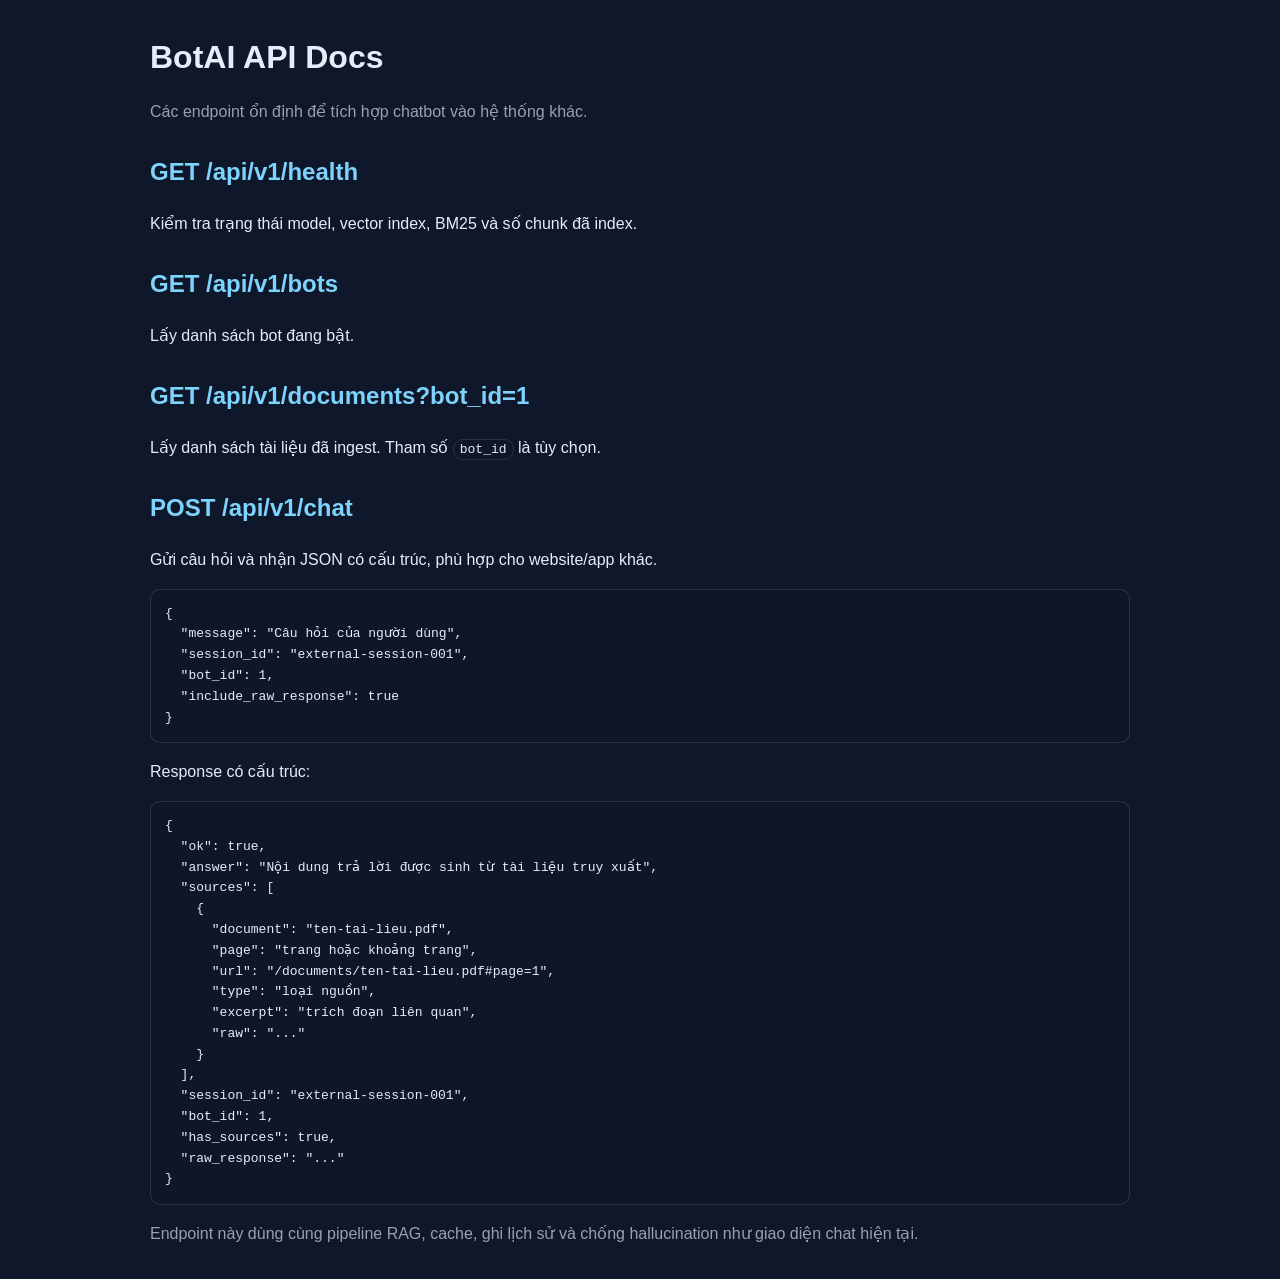
<file: static/api-docs.html>
<!DOCTYPE html>
<html lang="vi">
<head>
    <meta charset="UTF-8">
    <meta name="viewport" content="width=device-width, initial-scale=1.0">
    <title>BotAI API Docs</title>
    <style>
        body {
            margin: 0;
            font-family: Inter, Arial, sans-serif;
            background: #0f172a;
            color: #e5edf8;
            line-height: 1.6;
        }
        main {
            width: min(980px, calc(100% - 32px));
            margin: 32px auto;
        }
        h1 { margin-bottom: 4px; }
        h2 { margin-top: 28px; color: #93c5fd; }
        code, pre {
            background: rgba(15, 23, 42, 0.86);
            border: 1px solid rgba(148, 163, 184, 0.2);
            border-radius: 10px;
        }
        code { padding: 2px 6px; }
        pre {
            padding: 14px;
            overflow-x: auto;
        }
        .muted { color: rgba(226, 232, 240, 0.66); }
        .endpoint {
            display: inline-block;
            color: #7dd3fc;
            font-weight: 700;
        }
    </style>
</head>
<body>
    <main>
        <h1>BotAI API Docs</h1>
        <p class="muted">Các endpoint ổn định để tích hợp chatbot vào hệ thống khác.</p>

        <h2><span class="endpoint">GET /api/v1/health</span></h2>
        <p>Kiểm tra trạng thái model, vector index, BM25 và số chunk đã index.</p>

        <h2><span class="endpoint">GET /api/v1/bots</span></h2>
        <p>Lấy danh sách bot đang bật.</p>

        <h2><span class="endpoint">GET /api/v1/documents?bot_id=1</span></h2>
        <p>Lấy danh sách tài liệu đã ingest. Tham số <code>bot_id</code> là tùy chọn.</p>

        <h2><span class="endpoint">POST /api/v1/chat</span></h2>
        <p>Gửi câu hỏi và nhận JSON có cấu trúc, phù hợp cho website/app khác.</p>
        <pre>{
  "message": "Câu hỏi của người dùng",
  "session_id": "external-session-001",
  "bot_id": 1,
  "include_raw_response": true
}</pre>
        <p>Response có cấu trúc:</p>
        <pre>{
  "ok": true,
  "answer": "Nội dung trả lời được sinh từ tài liệu truy xuất",
  "sources": [
    {
      "document": "ten-tai-lieu.pdf",
      "page": "trang hoặc khoảng trang",
      "url": "/documents/ten-tai-lieu.pdf#page=1",
      "type": "loại nguồn",
      "excerpt": "trích đoạn liên quan",
      "raw": "..."
    }
  ],
  "session_id": "external-session-001",
  "bot_id": 1,
  "has_sources": true,
  "raw_response": "..."
}</pre>        <p class="muted">Endpoint này dùng cùng pipeline RAG, cache, ghi lịch sử và chống hallucination như giao diện chat hiện tại.</p>
    </main>
</body>
</html>
</file>
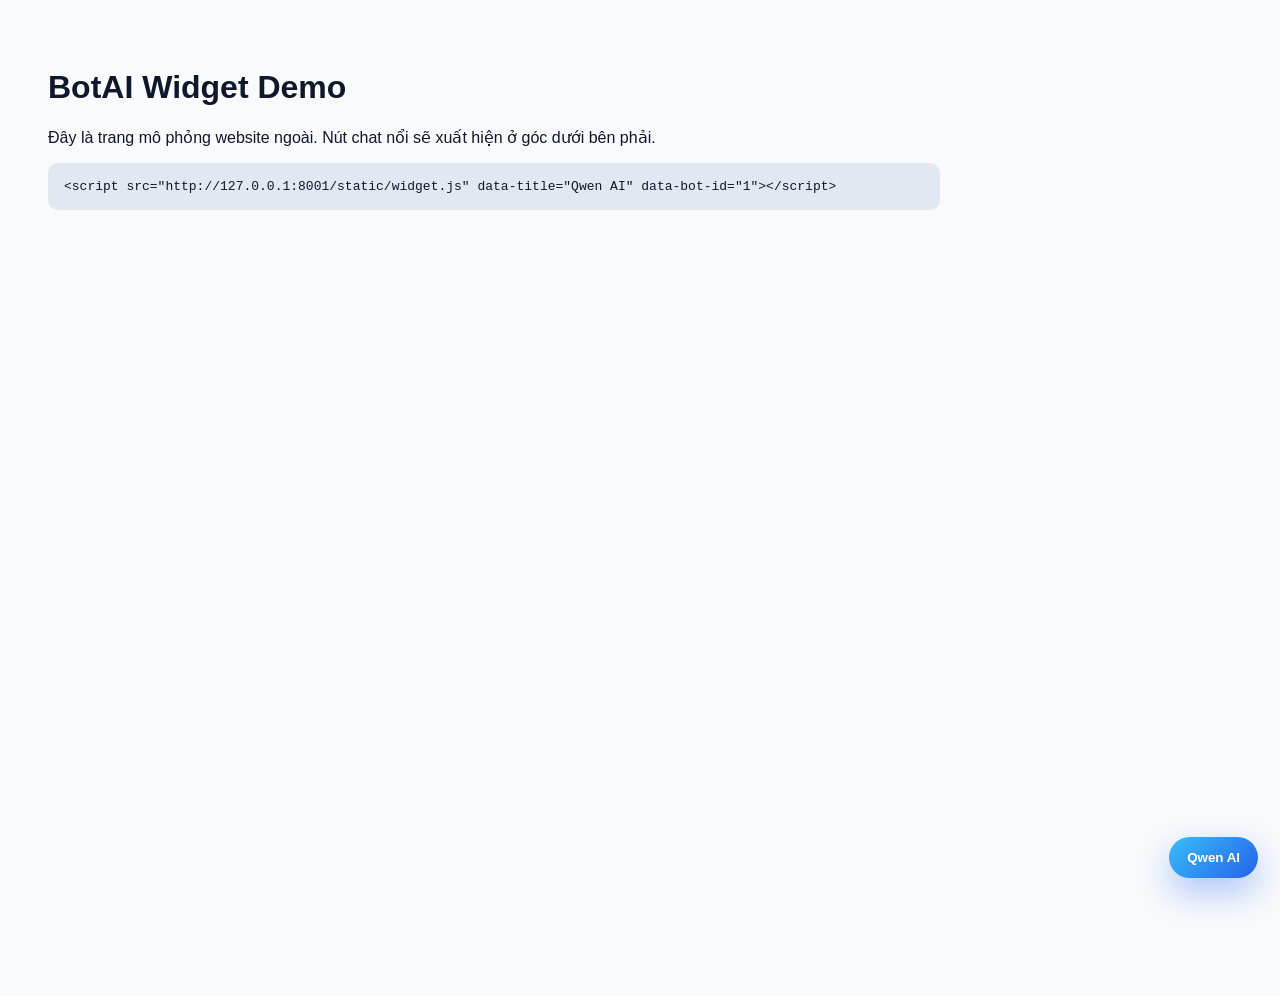
<file: static/widget-demo.html>
<!DOCTYPE html>
<html lang="vi">
<head>
    <meta charset="UTF-8">
    <meta name="viewport" content="width=device-width, initial-scale=1.0">
    <title>BotAI Widget Demo</title>
    <style>
        body {
            margin: 0;
            min-height: 100vh;
            font-family: Arial, sans-serif;
            background: #f8fafc;
            color: #0f172a;
            padding: 48px;
        }
        code {
            display: block;
            max-width: 860px;
            padding: 16px;
            background: #e2e8f0;
            border-radius: 10px;
            white-space: pre-wrap;
        }
    </style>
</head>
<body>
    <h1>BotAI Widget Demo</h1>
    <p>Đây là trang mô phỏng website ngoài. Nút chat nổi sẽ xuất hiện ở góc dưới bên phải.</p>
    <code>&lt;script src="http://127.0.0.1:8001/static/widget.js" data-title="Qwen AI" data-bot-id="1"&gt;&lt;/script&gt;</code>
    <script src="/static/widget.js" data-title="Qwen AI" data-bot-id="1"></script>
</body>
</html>
</file>
